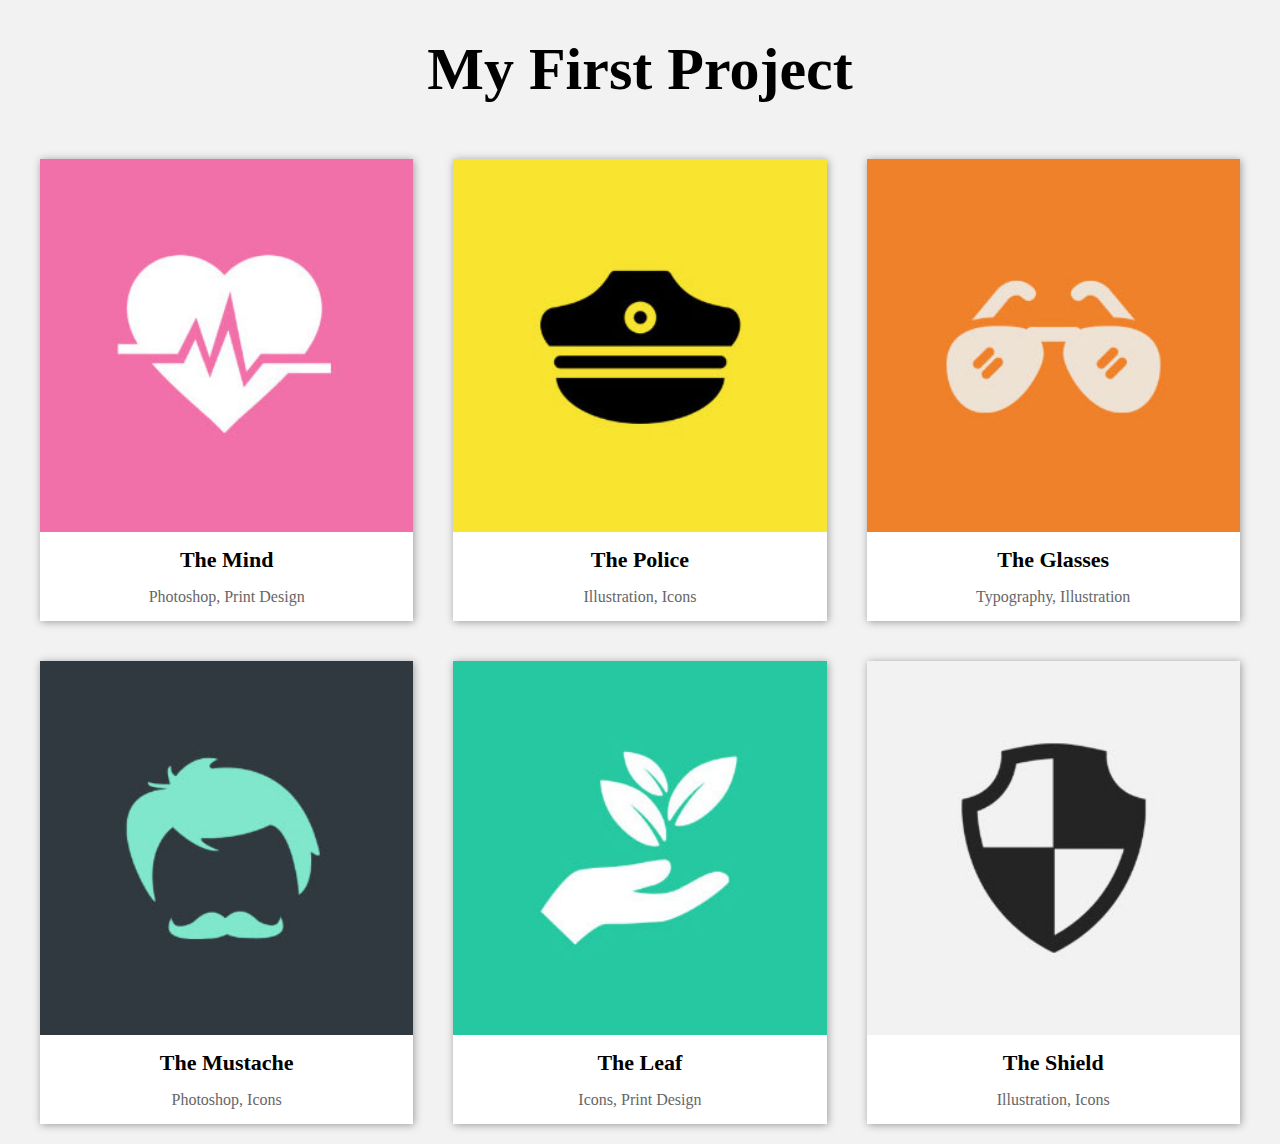
<file: FirstProject/index.html>
<!DOCTYPE html>
<html>
	<head>
		<title>My First Project</title>
		<meta name="viewport" content="width=device-width, initial-scale=1, shrink-to-fit=no">
		<link rel="stylesheet" href="css/style.css" />
	</head>
	<body>
		<div class="container">
			<h1>My First Project</h1>
			<div class="grid">
				<div class="grid-wrapper">
					<div class="grid-image">
						<img src="images/grid-1.jpg" alt="Grid-01" />
					</div>
					<div class="grid-title">
						<h4>The Mind</h4>
						<p>Photoshop, Print Design</p>
					</div>
				</div>
			</div>
			<div class="grid">
				<div class="grid-wrapper">
					<div class="grid-image">
						<img src="images/grid-2.jpg" alt="Grid-02" />
					</div>
					<div class="grid-title">
						<h4>The Police</h4>
						<p>Illustration, Icons</p>
					</div>
				</div>
			</div>
			<div class="grid">
				<div class="grid-wrapper">
					<div class="grid-image">
						<img src="images/grid-3.jpg" alt="Grid-03" />
					</div>
					<div class="grid-title">
						<h4>The Glasses</h4>
						<p>Typography, Illustration</p>
					</div>
				</div>
			</div>
			<div class="grid">
				<div class="grid-wrapper">
					<div class="grid-image">
						<img src="images/grid-4.jpg" alt="Grid-04" />
					</div>
					<div class="grid-title">
						<h4>The Mustache</h4>
						<p>Photoshop, Icons</p>
					</div>
				</div>
			</div>
			<div class="grid">
				<div class="grid-wrapper">
					<div class="grid-image">
						<img src="images/grid-5.jpg" alt="Grid-05" />
					</div>
					<div class="grid-title">
						<h4>The Leaf</h4>
						<p>Icons, Print Design</p>
					</div>
				</div>
			</div>
			<div class="grid">
				<div class="grid-wrapper">
					<div class="grid-image">
						<img src="images/grid-6.jpg" alt="Grid-06" />
					</div>
					<div class="grid-title">
						<h4>The Shield</h4>
						<p>Illustration, Icons</p>
					</div>
				</div>
			</div>
			<div class="clear"></div>
		</div><!-- container -->	
	</body>
</html>
</file>
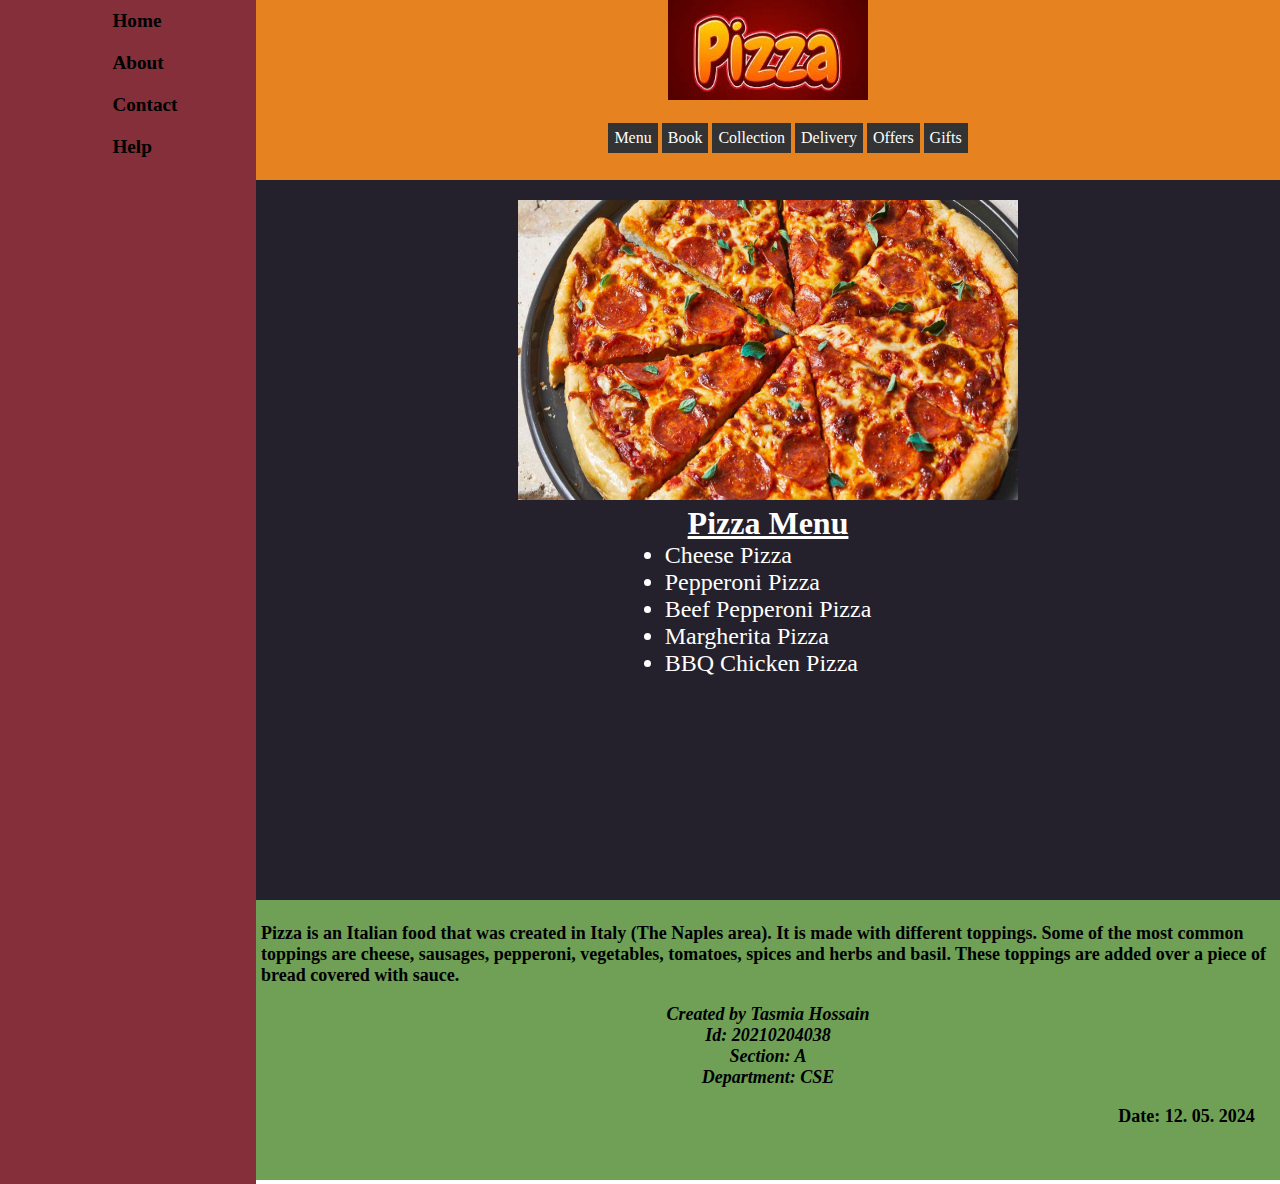
<file: Assignment 1/assignment1.html>
<!DOCTYPE html>
<html>
    <head>
        <title>My Assignment</title>
        <link rel="stylesheet" href="./assignment1.css"/>
    </head>
    <body>
        <div class="container">
            <div class="sidebar">
                <div class="items">
                    <div class="item">Home</div>
                    <div class="item">About</div>
                    <div class="item">Contact</div>
                    <div class="item">Help</div>
                </div>
            </div>
            <div class="content-area">
                <div class="header">
                    <img src="images/pizza text.jpeg" height="100" width="200"/>
                    <ul>
                        <li>Menu</li>
                        <li>Book</li>
                        <li>Collection</li>
                        <li>Delivery</li>
                        <li>Offers</li>
                        <li>Gifts</li>
                    </ul>
                </div>
                <div class="middle">
                    <img src="images/pizza.jpg" height="300" width="500" />
                    <h1>Pizza Menu</h1>
                    <ul>
                        <li>Cheese Pizza</li>
                        <li>Pepperoni Pizza</li>
                        <li>Beef Pepperoni Pizza</li>
                        <li>Margherita Pizza</li>
                        <li>BBQ Chicken Pizza</li>
                    </ul>
                </div>
                <div class="footer">
                    <p>Pizza is an Italian food that was created in Italy (The Naples area).
                         It is made with different toppings. Some of the most common toppings
                          are cheese, sausages, pepperoni, vegetables, tomatoes, spices and herbs
                           and basil. These toppings are added over a piece of bread covered with sauce.
                    </p>
                    <address>
                        Created by Tasmia Hossain<br>
                        Id: 20210204038<br>
                        Section: A<br>
                        Department: CSE
                    </address>
                    <p class="date">Date: 12. 05. 2024</p>
                </div>
            </div>
        </div>
    </body>

</html>
</file>
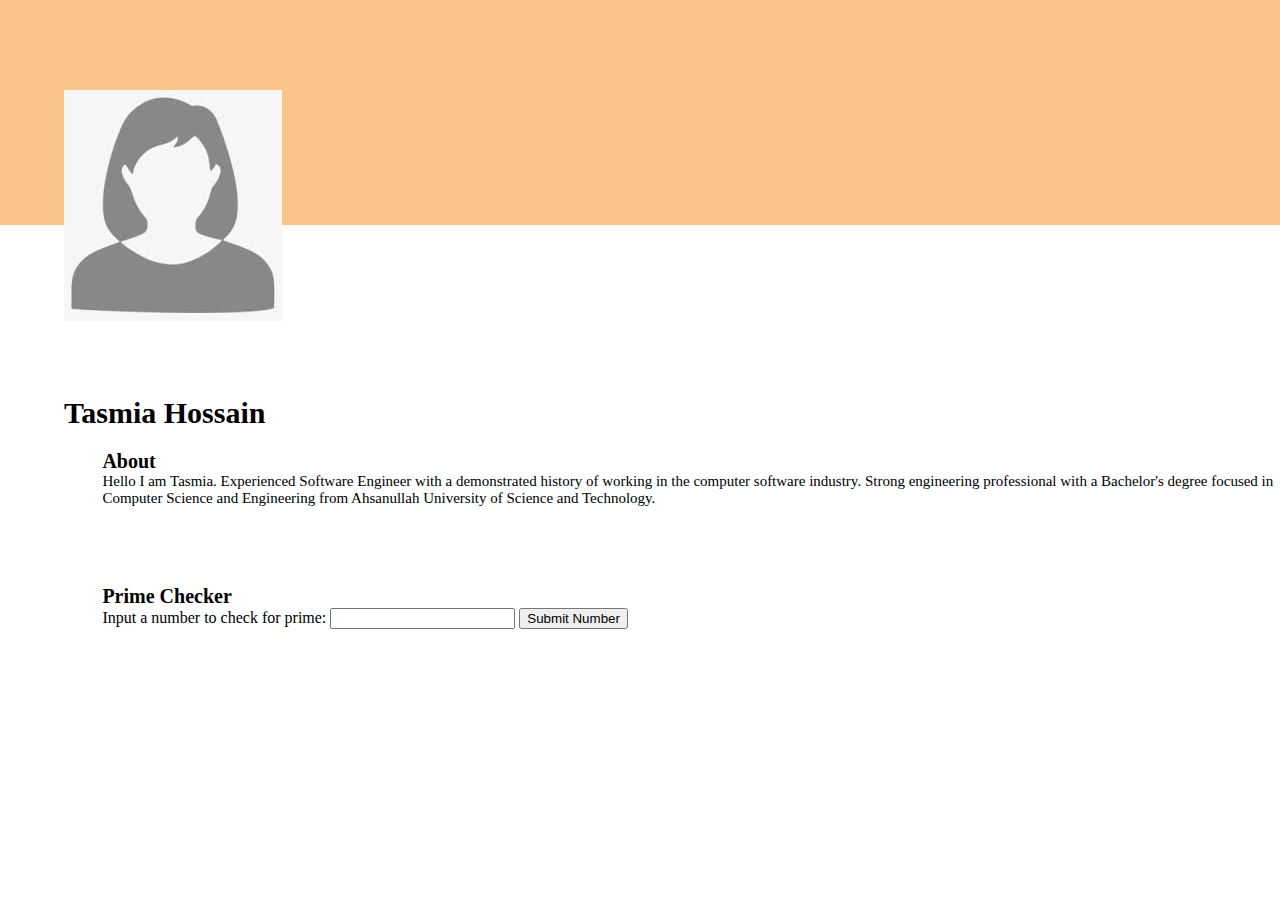
<file: Assignment2/profile.html>
<!DOCTYPE html>
<html>
<head>
    <title>My Profile</title>
    <link rel="stylesheet" href="./profile.css"/>
    <style>
        .number-input {
            position: relative;
            width: 150px;
        }
        .number-input input[type=number] {
            width: 100%;
            padding: 5px;
            text-align: center;
        }
        .number-input:hover input[type=number]::-webkit-inner-spin-button,
        .number-input:hover input[type=number]::-webkit-outer-spin-button {
            opacity: 1;
        }
    </style>
</head>
<body>
    <div class="container">
        <div class="header"></div>
        <div class="propic">
            <img src="propic.jpeg" alt="Profile Picture">
        </div>
        <div class="name">Tasmia Hossain</div>
        <div class="about">
            <h1>About</h1>
            <p>Hello I am Tasmia. Experienced Software Engineer with a demonstrated history of working in the computer software industry. Strong engineering professional with a Bachelor's degree focused in Computer Science and Engineering from Ahsanullah University of Science and Technology.</p>
        </div>
        <div class="checker">
            <h1>Prime Checker</h1>
            <form action="result.php" method="post">
                <div class="number-input"></div>
                    <label for="number">Input a number to check for prime: </label>
                    <input type="number" id="number" name="number">
                    <input type="submit" name="submit" value="Submit Number">
                </div>
            </form>
        </div>
    </div>
</body>
</html>
</file>
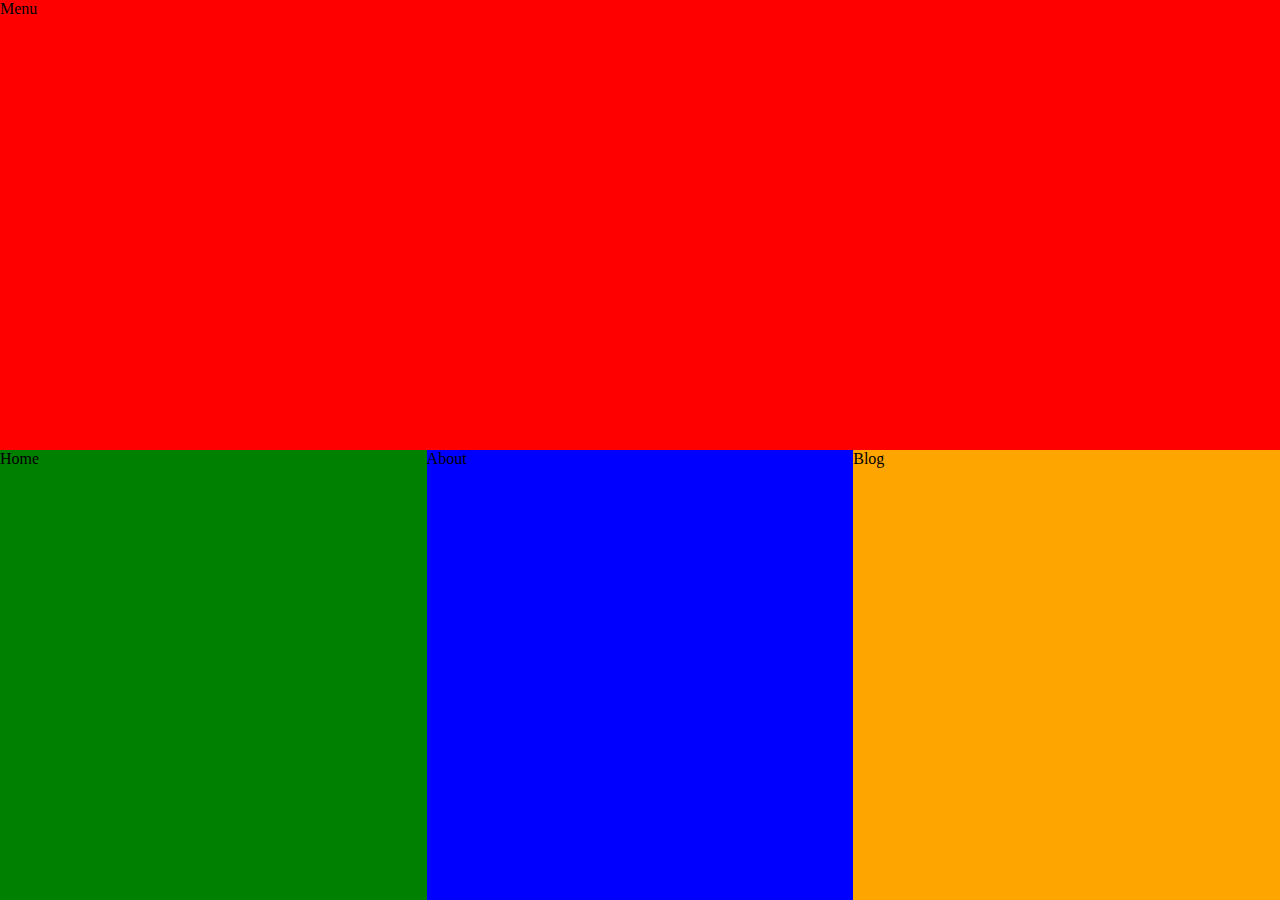
<file: Online 1/online1.html>
<!DOCTYPE html>
<html>
    <head>
        <title>My Online</title>
        <link rel="stylesheet" href="./online1.css" />
    </head>
    <body>
        <div class="cls1">Menu</div>
        <div class="cls2">
            <div class="item1">Home</div>
            <div class="item2">About</div>
            <div class="item3">Blog</div>
        </div>
    </body>
</html>
</file>
<file: FirstProject/css/style.css>
body{
	margin: 0;
	padding: 0;
	background: #F2F2F2;
}
.clear{
	clear: both;
}
.container{
	padding: 0 20px;
}
h1{
	text-align: center;
	font-size:60px;
	margin:0 ;
	padding: 35px 0;
}
.grid{
	width: 33.33%;
	float: left;
	padding: 20px;
	box-sizing: border-box;
}
.grid-wrapper{
	box-shadow: 1px 1px 8px #999;
}
.grid-image{
	line-height: 0;
}
.grid-title{
	background: #FFF;
}
.grid-title h4, .grid-title p{
	margin: 0;
	padding: 15px 0;
	text-align: center;
}
.grid-title h4{
	font-size: 22px;
}
.grid-title p{ 
	color: #666;
	padding-top: 0;
}
.grid-image img{
	width:100%;
}
@media (max-width:575px){
	.grid{
	width: 100%;
	float: left;
	}
}
</file>
<file: Assignment 1/assignment1.css>
body{
    margin: 0;
}

.container{
    display: flex;
    flex-direction: row;
    min-height: 130;
}

.container > .sidebar{
    background-color: rgb(132, 47, 57);
    width: 20vw;
    height: 131.5vh;
    display: flex;
    margin: auto;
}

.container > .sidebar > .items{
    display: flex;
    flex-direction: column;
    padding-inline: 40%;
}

.container > .sidebar > .items > .item{
    margin: 10px;
    font-size: larger;
    font-weight: 600;
    display: flex;
}

.container > .content-area{
    width: 80vw;
    flex:1;
}

.container > .content-area > .header{
    background-color: rgb(230, 131, 32);
    height: 20vh;
    display: flex;
    flex-direction: row;
    display: flex;
    flex-direction: column;
    align-items: center;
}

.header img{
    max-width: 100%;
    max-height: 100%;
    margin-bottom: 5px;
}
.header  li{
    float: left;
	list-style-type: none;
	padding: 6px;
	background-color: #333;
	color: #FFF;
	margin: 2px;
}

.container > .content-area > .middle{
    height: 80vh;
    background-color: rgb(36, 33, 45);
    display: flex;
    flex-direction: column;
    align-items: center;
}

.middle > img{
    margin-top: 20px;
    max-width: 100%;
    max-height: 100%;
    margin-bottom: 5px;
}

.middle > h1{
    padding: 0;
    margin: 0;
    color: #FFF;
    text-decoration: underline;
}

.middle ul {
    padding: 0;
    margin: 0;
    font-size: x-large;
    color: #FFF;
}

.container > .content-area > .footer{
    background-color: rgb(111, 160, 86);
    height: 30vh;
    padding: 5px;
    font-size: large;
    font-weight: 600;
}

.footer > address{
    text-align: center;
}

.footer > .date{
    text-align: right;
    padding-right: 2%;
}
</file>
<file: Assignment2/profile.css>
body {
    margin: 0;
}

.container {
    position: relative;
    height: 100vh;
    width: 100%;
}

.header {
    background-color: rgb(250, 197, 137);
    height: 25vh;
    width: 100%;
    position: relative;
}

.propic {
    position: absolute;
    top: calc(25vh - 15vh);
    left: 5%; 
    height: 30vh; 
    width: 28vh;  
}

.name{
    position: absolute;
    left: 5%;
    top: 44vh;
    font-size: 30px;
    font-weight: bold;
}

.about{
    position: absolute;
    left: 8%;
    top: 50vh;
}

.about > h1{
    font-size: 20px;
    margin: 0;
}

.about > p{
    font-size: 15px;
    margin: 0;
}

.checker{
    position: absolute;
    left: 8%;
    top: 65vh;
}

.checker > h1{
    font-size: 20px;
    margin: 0;
}

.result{
    position: absolute;
    left: 10%; 
    top: 50vh; 
    font-size: 15px;
}
</file>
<file: Online 1/online1.css>
body{
    margin: 0;
}

.cls1{
    height: 50vh;
    width: 100vw;
    background-color: red;
}

.cls2{
    height: 50vh;
    width: 100vw;
    display: flex;
    flex-direction: row;
}

.cls2 > .item1{
    width: 33.33vw;
    background-color: green;
}

.cls2 > .item2{
    width: 33.33vw;
    background-color: blue;
}

.cls2 > .item3{
    width: 33.33vw;
    background-color: orange;
}
</file>
